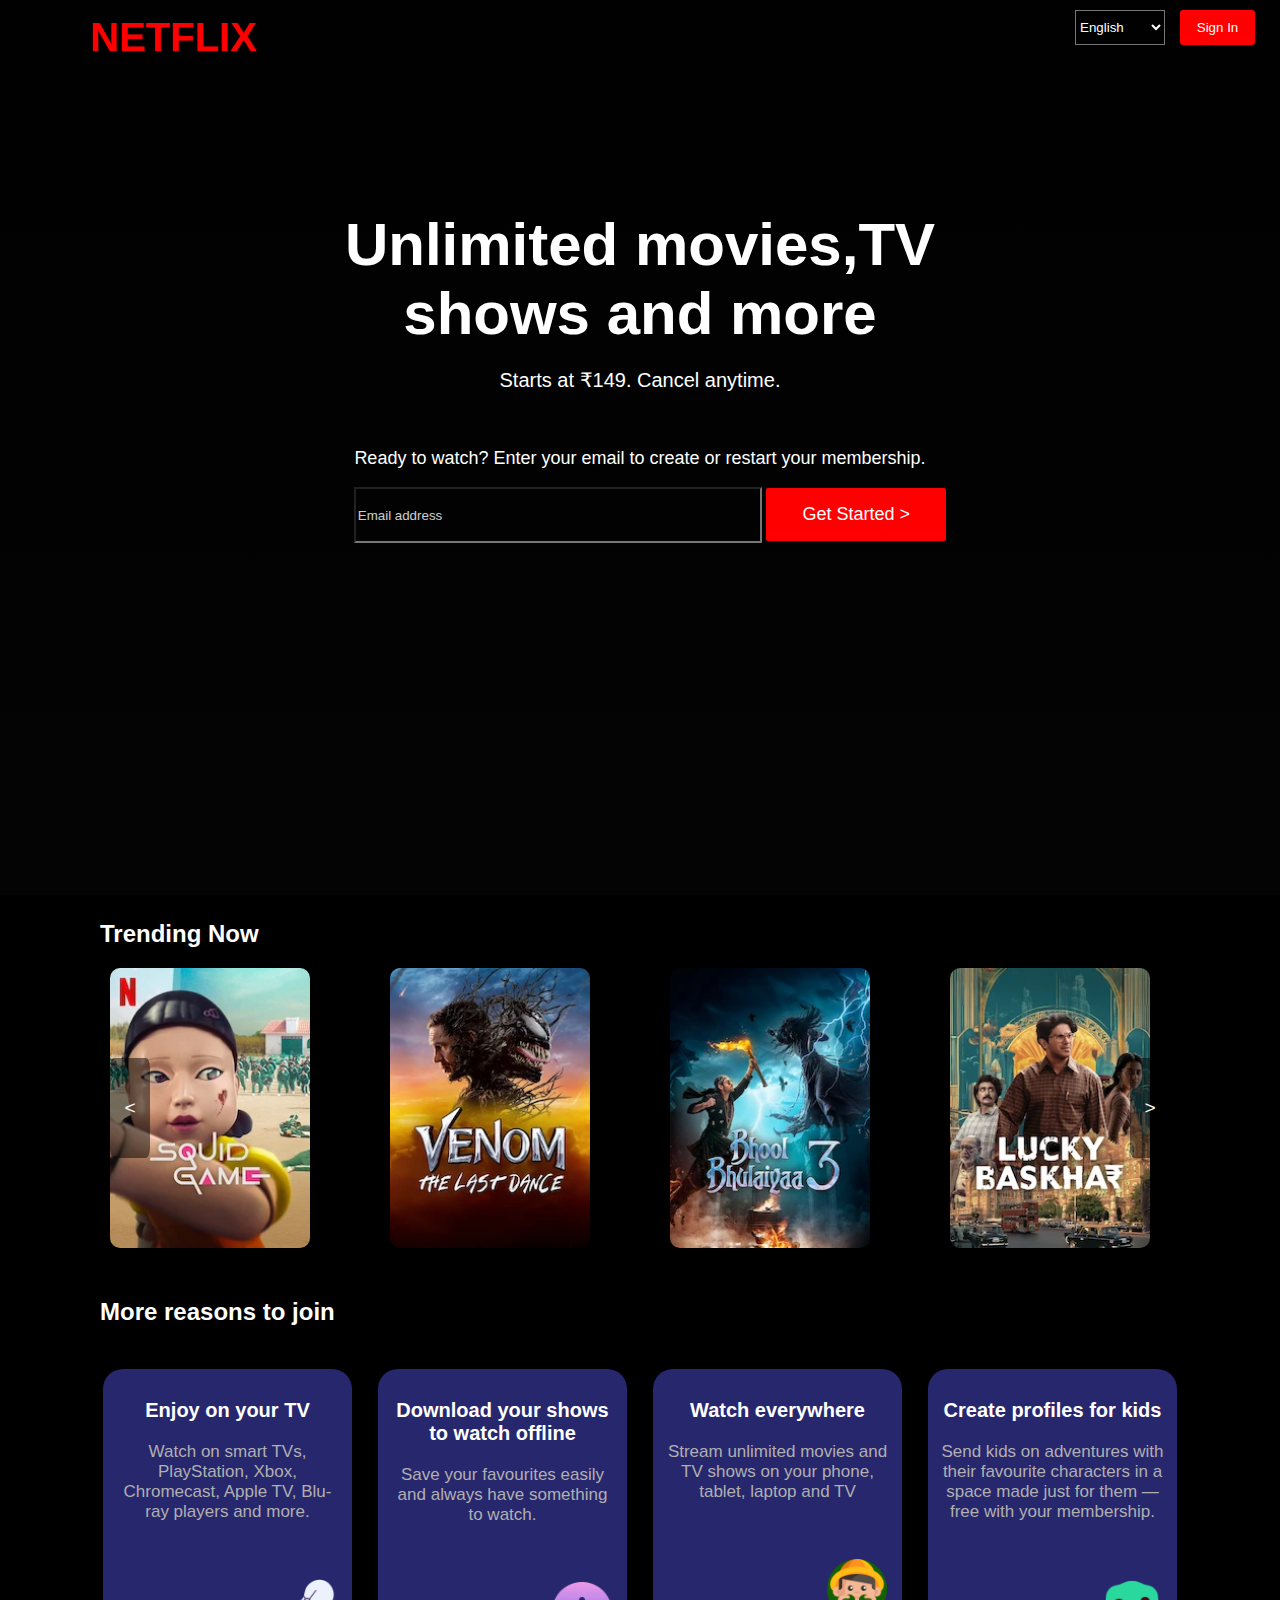
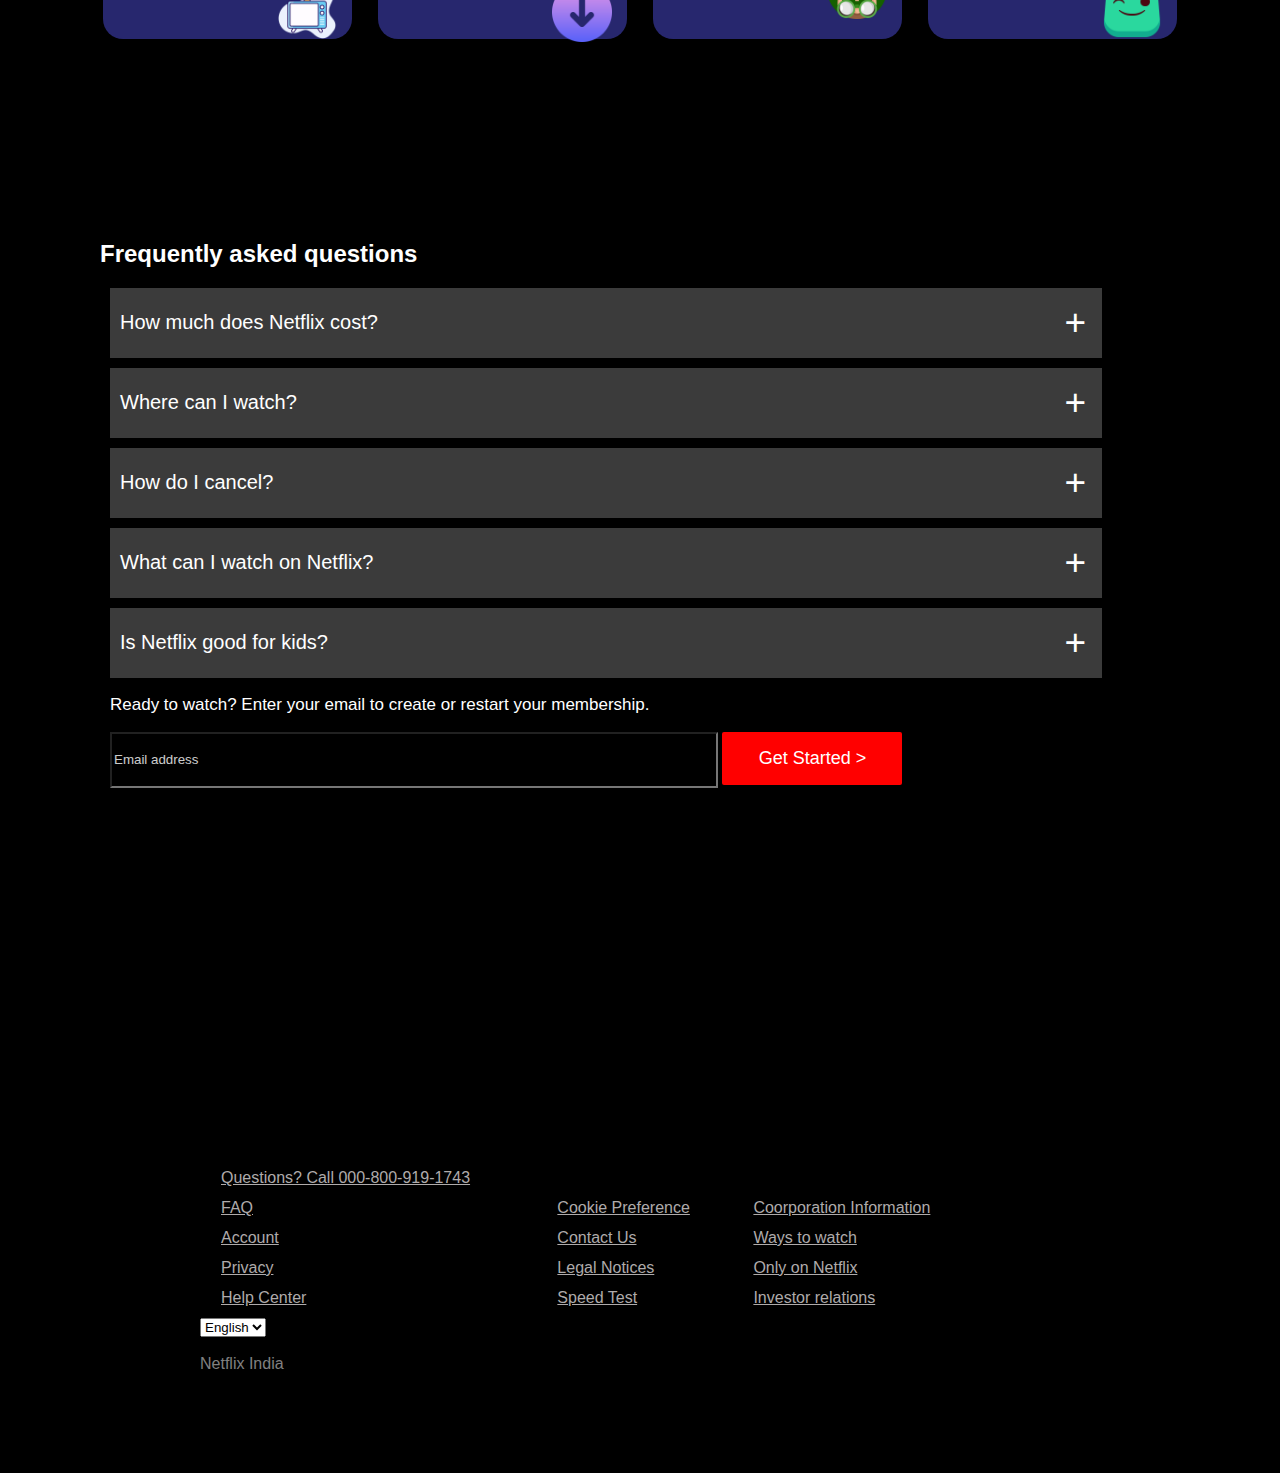
<file: index.html>
<!DOCTYPE html>
<html lang="en">
<head>
    <meta charset="UTF-8">
    <meta name="viewport" content="width=device-width, initial-scale=1.0">
    <title>Document</title>
    <link rel="stylesheet" href="flip.css">
</head>
<body>
    <header></header>
    <main>
        <div class="background">
    <ul>
        <li class="first"><b>NETFLIX</b></li>
        <li class="mid">
        <select class="box" value="English">
              <option selected>English</option>
              <option>Telugu</option>
              <option>Hindi</option>
              <option>Tamil</option>
        </select>
         </li>
         <li class="last"><button>Sign In</button></li>
    </ul>



           
     <div class="intro">
        <h1><b>Unlimited movies,TV<br>shows and more</b></h1>
        <p id="start">Starts at ₹149. Cancel anytime.</p>
        <br>
        <p id="ready">Ready to watch? Enter your email to create or restart your membership.</p>
        <div class="inp">
            <input type="email" style="width:400px;height:50px;background-color: transparent;color:white"  placeholder="Email address" name="fmail">
            <button>Get Started ></button>
        </div>
    </div>
   
       </div>

   
  

    <section>
        <h2>Trending Now</h2>
        <div class="carousel">
            <div class="carousel-item active">
              <img src="squid game.webp" alt="Squid Game">
            </div>
            <div class="carousel-item">
              <img src="venom.webp" alt="Venom">
            </div>
            <div class="carousel-item">
              <img src="bhool.webp" alt="Bhool Bhulaiyaa 3">
            </div>
            <div class="carousel-item">
              <img src="lucky.webp" alt="Lucky Baskhar">
            </div>
            <div class="carousel-item">
              <img src="mismatched.webp" alt="Mismatched">
            </div>
            <div class="carousel-item">
                <img src="kitty.webp" alt="kitty">
              </div>
              <div class="carousel-item">
                <img src="black.webp" alt="black">
              </div>
              <div class="carousel-item">
                <img src="amaran.webp" alt="amaran">
              </div>
            <button class="prev">&lt;</button>
            <button class="next">&gt;</button>
          </div>

          <script>
            const prevButton = document.querySelector('.prev');
            const nextButton = document.querySelector('.next');
            const carousel = document.querySelector('.carousel');
            const items = document.querySelectorAll('.carousel-item');
            let currentIndex = 0;
    
            function updateCarousel() {
                // Remove the active class from all items
                items.forEach((item, index) => {
                    item.style.transform = `translateX(${(index - currentIndex) * 30}%)`;
                });
            }
    
            // Initialize carousel positions
            updateCarousel();
    
            prevButton.addEventListener('click', () => {
                currentIndex = (currentIndex === 0) ? items.length - 1 : currentIndex - 1;
                updateCarousel();
            });
    
            nextButton.addEventListener('click', () => {
                currentIndex = (currentIndex === items.length - 1) ? 0 : currentIndex + 1;
                updateCarousel();
            });

       
            document.addEventListener("DOMContentLoaded", function () {
    const faqs = document.querySelectorAll(".faq");

    faqs.forEach((faq) => {
        const button = faq.querySelector(".plus");
        const answer = faq.querySelector(".faq-answer");

        button.addEventListener("click", function () {
            // Check if the answer is already open
            const isOpen = answer.style.display === "block";

            // Close all FAQ answers
            document.querySelectorAll(".faq-answer").forEach((ans) => (ans.style.display = "none"));
            document.querySelectorAll(".plus").forEach((btn) => (btn.textContent = "+"));

            // Toggle only if it was previously closed
            if (!isOpen) {
                answer.style.display = "block";
                button.textContent = "-";
            }
        });
    });
});


        </script>


        <h2 style="margin-top: 50px;">More reasons to join</h2>
        <div class="cont">
            <div class="card">
                <h3>Enjoy on your TV</h3>
                <p>Watch on smart TVs, PlayStation, Xbox, Chromecast, Apple TV, Blu-ray players and more.</p>
                <img src="tv.png" alt="icon" width="60px" height="60px">
            </div>
            <div class="card">
                <h3>Download your shows to watch offline</h3>
                <p>Save your favourites easily and always have something to watch.</p>
                <img src="down-arrow.png" alt="icon" width="60px" height="60px">
            </div>
            <div class="card">
                <h3>Watch everywhere</h3>
                <p>Stream unlimited movies and TV shows on your phone, tablet, laptop and TV</p>
                <img src="explorer.png" alt="icon" width="60px" height="60px">
            </div>
            <div class="card">
                <h3>Create profiles for kids</h3>
                <p>Send kids on adventures with their favourite characters in a space made just for them — free with your membership.</p>
                <img src="wink.png" alt="icon" width="60px" height="60px">
            </div>
        </div>
    </section>
    
  <section>
        
        <div class="ques">
            <h2>Frequently asked questions</h2>
            <div class="faq">
                <span>How much does Netflix cost?</span>
                <button class="plus">+</button>
                <div class="faq-answer">
                    Netflix has different pricing plans starting from ₹149 per month.
                </div>
            </div>
            
            
            <div class="faq">Where can I watch?
                <button class="plus">+</button>
                <div class="faq-answer">
                    You can watch Netflix on smartphones, tablets, Smart TVs, laptops, and streaming devices.
                </div>
            </div>
            
            <div class="faq">How do I cancel?
                <button class="plus">+</button>
                <div class="faq-answer">
                    You can cancel your membership anytime through the Netflix account settings.
                </div>
            </div>
            
            <div class="faq">What can I watch on Netflix?
                <button class="plus">+</button>
                <div class="faq-answer">
                    Netflix offers a wide range of movies, TV shows, anime, and documentaries.
                </div>
            </div>
            
            <div class="faq">Is Netflix good for kids?
                <button class="plus">+</button>
                <div class="faq-answer">
                    Yes, Netflix has a Kids section with age-appropriate content.
                </div>
            </div>
            
        </div>
   
  
       
    
    <div class="inp">
        <p>Ready to watch? Enter your email to create or restart your membership.</p>
        <input type="email" placeholder="Email address" style="width:600px;height:50px;background:transparent;color: rgb(255, 255, 255);" name="fmail">
        <button>Get Started ></button>
    </div>
</section>

</main>

 
<br>
   <footer>
        <table class="links" width="90%" cellspacing="10">
            <tr>
                <td><a href="">Questions? Call 000-800-919-1743</a></td>
            </tr>
            <tr>
                <td><a href="https://help.netflix.com/en/node/412">FAQ</a></td>
                <td> <a href="">Cookie Preference</a></td>
                <td><a href="https://help.netflix.com/en/node/134094">Coorporation Information</a></td>
            </tr>
            <tr>
                <td><a href="https://www.netflix.com/login?nextpage=https%3A%2F%2Fwww.netflix.com%2Fyouraccount">Account</a></td>
                <td> <a href="https://help.netflix.com/en/contactus">Contact Us</a></td>
                <td> <a href="https://help.netflix.com/en/node/14361">Ways to watch</a></td>
            </tr>
            <tr>
                <td> <a href="https://help.netflix.com/legal/privacy">Privacy</a></td>
                <td>  <a href="https://help.netflix.com/legal/notices">Legal Notices</a></td>
                <td> <a href="https://www.netflix.com/in/browse/genre/839338">Only on Netflix</a> </td>
            </tr>
            <tr>
                <td> <a href="https://help.netflix.com/en">Help Center</a></td>
                <td> <a href="https://fast.com/">Speed Test</a></td>
                <td><a href="https://ir.netflix.net/ir-overview/profile/default.aspx">Investor relations</a></td>
            </tr>
        </table>
        <select value="English">
            <option>English</option>
            <option>Telugu</option>
            <option>Hindi</option>
            <option>Tamil</option>
      </select>
      <br>
      <br>
      Netflix India
    
    </footer>
    </body>
</html>
</file>
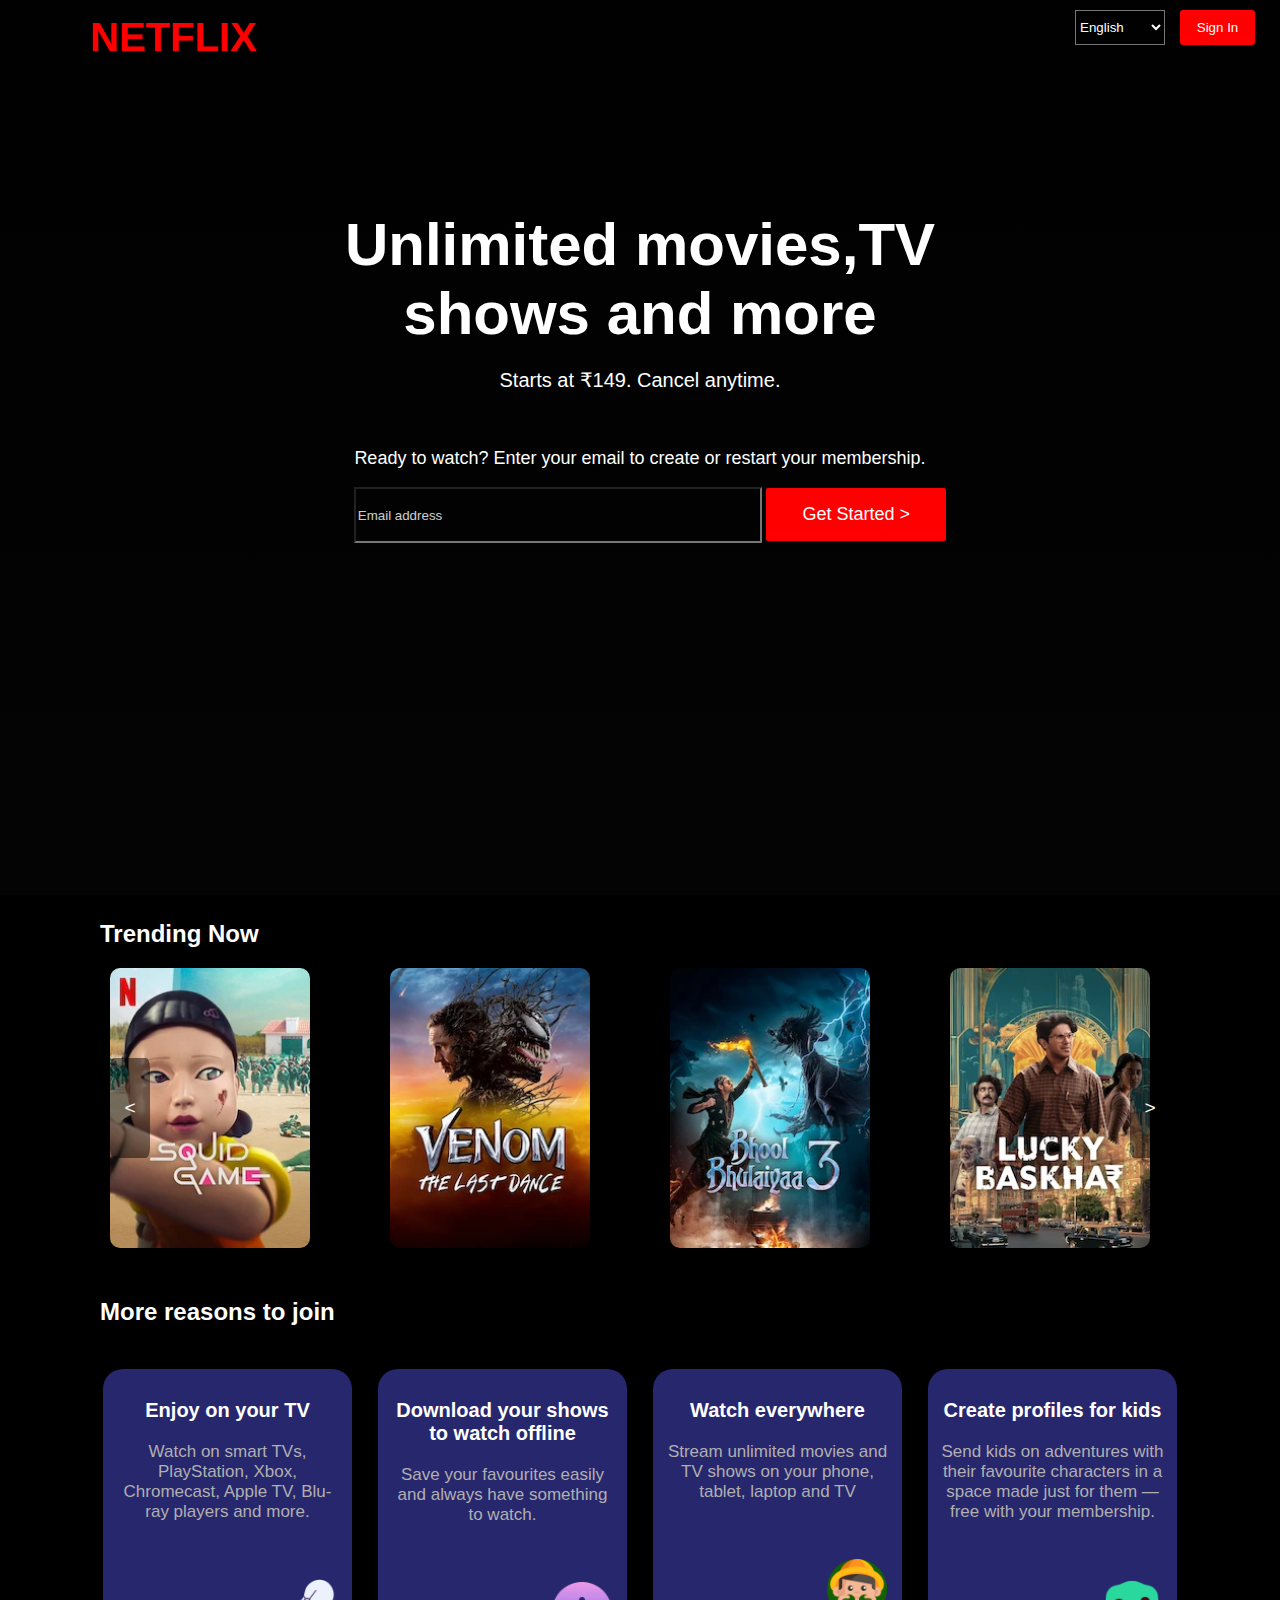
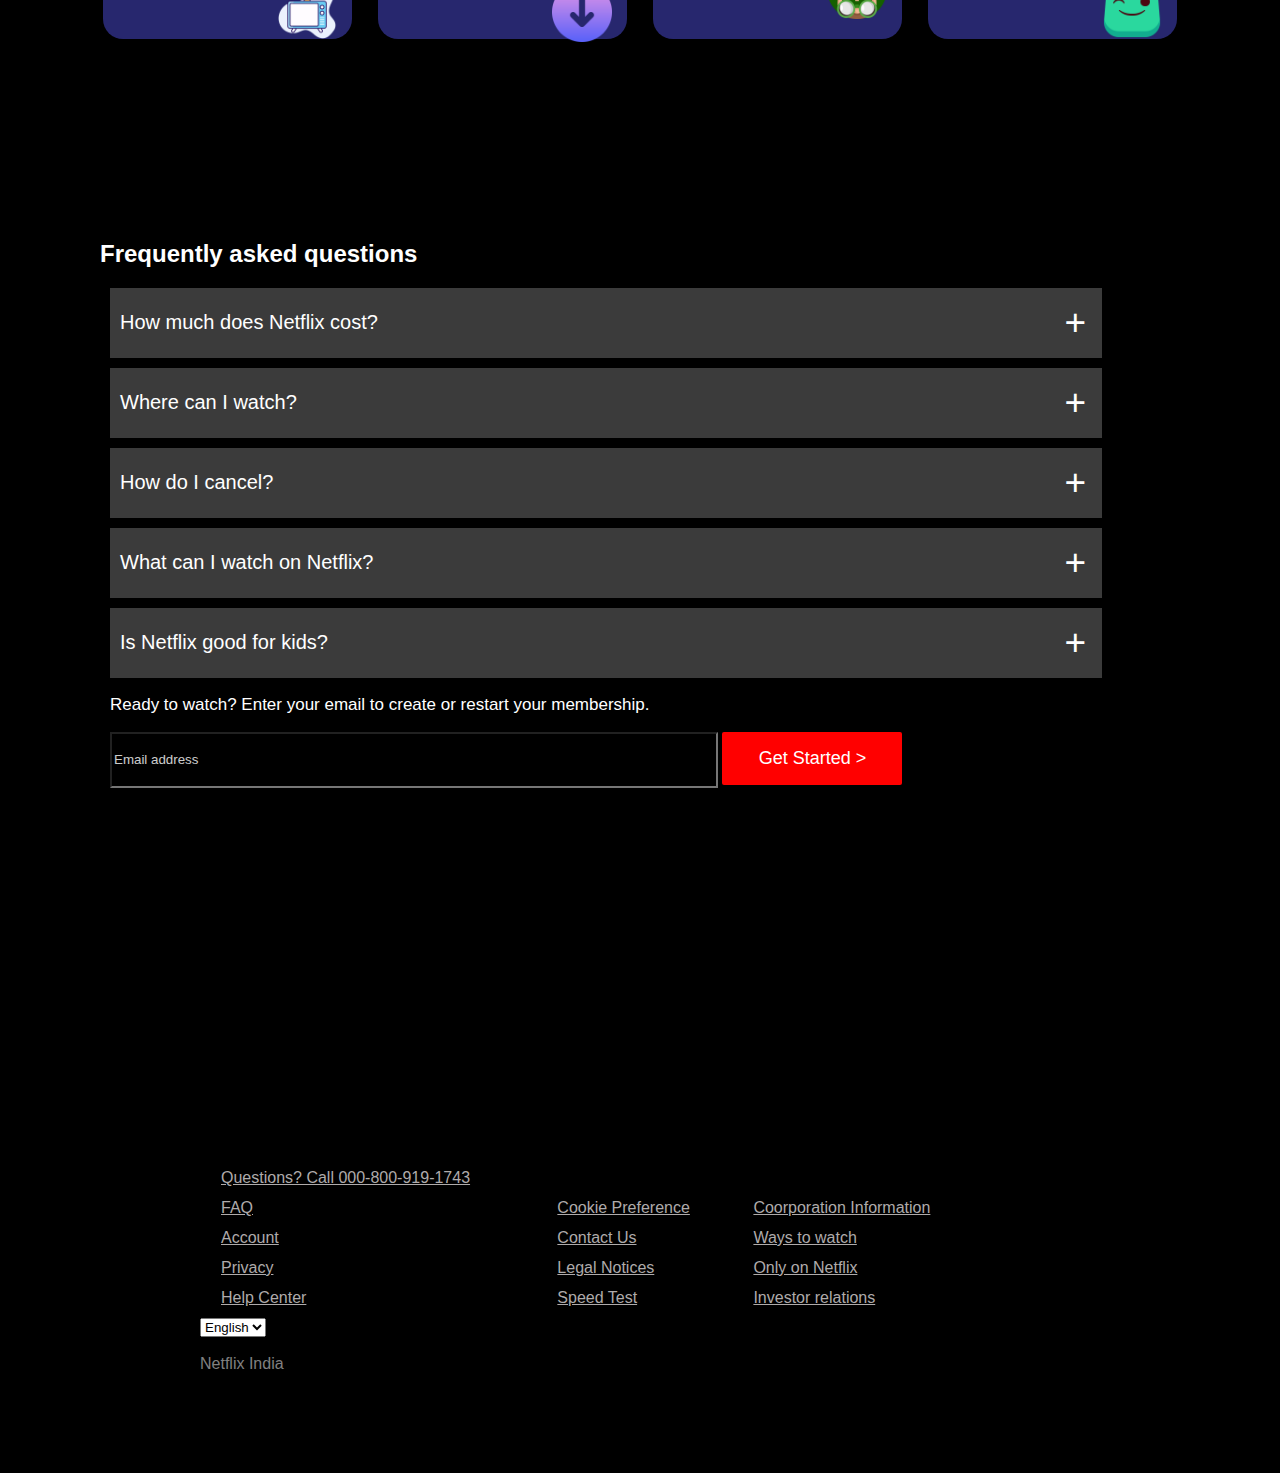
<file: flip.html>
<!DOCTYPE html>
<html lang="en">
<head>
    <meta charset="UTF-8">
    <meta name="viewport" content="width=device-width, initial-scale=1.0">
    <title>Document</title>
    <link rel="stylesheet" href="flip.css">
</head>
<body>
    <header></header>
    <main>
        <div class="background">
    <ul>
        <li class="first"><b>NETFLIX</b></li>
        <li class="mid">
        <select class="box" value="English">
              <option selected>English</option>
              <option>Telugu</option>
              <option>Hindi</option>
              <option>Tamil</option>
        </select>
         </li>
         <li class="last"><button>Sign In</button></li>
    </ul>



           
     <div class="intro">
        <h1><b>Unlimited movies,TV<br>shows and more</b></h1>
        <p id="start">Starts at ₹149. Cancel anytime.</p>
        <br>
        <p id="ready">Ready to watch? Enter your email to create or restart your membership.</p>
        <div class="inp">
            <input type="email" style="width:400px;height:50px;background-color: transparent;color:white"  placeholder="Email address" name="fmail">
            <button>Get Started ></button>
        </div>
    </div>
   
       </div>

   
  

    <section>
        <h2>Trending Now</h2>
        <div class="carousel">
            <div class="carousel-item active">
              <img src="squid game.webp" alt="Squid Game">
            </div>
            <div class="carousel-item">
              <img src="venom.webp" alt="Venom">
            </div>
            <div class="carousel-item">
              <img src="bhool.webp" alt="Bhool Bhulaiyaa 3">
            </div>
            <div class="carousel-item">
              <img src="lucky.webp" alt="Lucky Baskhar">
            </div>
            <div class="carousel-item">
              <img src="mismatched.webp" alt="Mismatched">
            </div>
            <div class="carousel-item">
                <img src="kitty.webp" alt="kitty">
              </div>
              <div class="carousel-item">
                <img src="black.webp" alt="black">
              </div>
              <div class="carousel-item">
                <img src="amaran.webp" alt="amaran">
              </div>
            <button class="prev">&lt;</button>
            <button class="next">&gt;</button>
          </div>

          <script>
            const prevButton = document.querySelector('.prev');
            const nextButton = document.querySelector('.next');
            const carousel = document.querySelector('.carousel');
            const items = document.querySelectorAll('.carousel-item');
            let currentIndex = 0;
    
            function updateCarousel() {
                // Remove the active class from all items
                items.forEach((item, index) => {
                    item.style.transform = `translateX(${(index - currentIndex) * 30}%)`;
                });
            }
    
            // Initialize carousel positions
            updateCarousel();
    
            prevButton.addEventListener('click', () => {
                currentIndex = (currentIndex === 0) ? items.length - 1 : currentIndex - 1;
                updateCarousel();
            });
    
            nextButton.addEventListener('click', () => {
                currentIndex = (currentIndex === items.length - 1) ? 0 : currentIndex + 1;
                updateCarousel();
            });

       
            document.addEventListener("DOMContentLoaded", function () {
    const faqs = document.querySelectorAll(".faq");

    faqs.forEach((faq) => {
        const button = faq.querySelector(".plus");
        const answer = faq.querySelector(".faq-answer");

        button.addEventListener("click", function () {
            // Check if the answer is already open
            const isOpen = answer.style.display === "block";

            // Close all FAQ answers
            document.querySelectorAll(".faq-answer").forEach((ans) => (ans.style.display = "none"));
            document.querySelectorAll(".plus").forEach((btn) => (btn.textContent = "+"));

            // Toggle only if it was previously closed
            if (!isOpen) {
                answer.style.display = "block";
                button.textContent = "-";
            }
        });
    });
});


        </script>


        <h2 style="margin-top: 50px;">More reasons to join</h2>
        <div class="cont">
            <div class="card">
                <h3>Enjoy on your TV</h3>
                <p>Watch on smart TVs, PlayStation, Xbox, Chromecast, Apple TV, Blu-ray players and more.</p>
                <img src="tv.png" alt="icon" width="60px" height="60px">
            </div>
            <div class="card">
                <h3>Download your shows to watch offline</h3>
                <p>Save your favourites easily and always have something to watch.</p>
                <img src="down-arrow.png" alt="icon" width="60px" height="60px">
            </div>
            <div class="card">
                <h3>Watch everywhere</h3>
                <p>Stream unlimited movies and TV shows on your phone, tablet, laptop and TV</p>
                <img src="explorer.png" alt="icon" width="60px" height="60px">
            </div>
            <div class="card">
                <h3>Create profiles for kids</h3>
                <p>Send kids on adventures with their favourite characters in a space made just for them — free with your membership.</p>
                <img src="wink.png" alt="icon" width="60px" height="60px">
            </div>
        </div>
    </section>
    
  <section>
        
        <div class="ques">
            <h2>Frequently asked questions</h2>
            <div class="faq">
                <span>How much does Netflix cost?</span>
                <button class="plus">+</button>
                <div class="faq-answer">
                    Netflix has different pricing plans starting from ₹149 per month.
                </div>
            </div>
            
            
            <div class="faq">Where can I watch?
                <button class="plus">+</button>
                <div class="faq-answer">
                    You can watch Netflix on smartphones, tablets, Smart TVs, laptops, and streaming devices.
                </div>
            </div>
            
            <div class="faq">How do I cancel?
                <button class="plus">+</button>
                <div class="faq-answer">
                    You can cancel your membership anytime through the Netflix account settings.
                </div>
            </div>
            
            <div class="faq">What can I watch on Netflix?
                <button class="plus">+</button>
                <div class="faq-answer">
                    Netflix offers a wide range of movies, TV shows, anime, and documentaries.
                </div>
            </div>
            
            <div class="faq">Is Netflix good for kids?
                <button class="plus">+</button>
                <div class="faq-answer">
                    Yes, Netflix has a Kids section with age-appropriate content.
                </div>
            </div>
            
        </div>
   
  
       
    
    <div class="inp">
        <p>Ready to watch? Enter your email to create or restart your membership.</p>
        <input type="email" placeholder="Email address" style="width:600px;height:50px;background:transparent;color: rgb(255, 255, 255);" name="fmail">
        <button>Get Started ></button>
    </div>
</section>

</main>

 
<br>
   <footer>
        <table class="links" width="90%" cellspacing="10">
            <tr>
                <td><a href="">Questions? Call 000-800-919-1743</a></td>
            </tr>
            <tr>
                <td><a href="https://help.netflix.com/en/node/412">FAQ</a></td>
                <td> <a href="">Cookie Preference</a></td>
                <td><a href="https://help.netflix.com/en/node/134094">Coorporation Information</a></td>
            </tr>
            <tr>
                <td><a href="https://www.netflix.com/login?nextpage=https%3A%2F%2Fwww.netflix.com%2Fyouraccount">Account</a></td>
                <td> <a href="https://help.netflix.com/en/contactus">Contact Us</a></td>
                <td> <a href="https://help.netflix.com/en/node/14361">Ways to watch</a></td>
            </tr>
            <tr>
                <td> <a href="https://help.netflix.com/legal/privacy">Privacy</a></td>
                <td>  <a href="https://help.netflix.com/legal/notices">Legal Notices</a></td>
                <td> <a href="https://www.netflix.com/in/browse/genre/839338">Only on Netflix</a> </td>
            </tr>
            <tr>
                <td> <a href="https://help.netflix.com/en">Help Center</a></td>
                <td> <a href="https://fast.com/">Speed Test</a></td>
                <td><a href="https://ir.netflix.net/ir-overview/profile/default.aspx">Investor relations</a></td>
            </tr>
        </table>
        <select value="English">
            <option>English</option>
            <option>Telugu</option>
            <option>Hindi</option>
            <option>Tamil</option>
      </select>
      <br>
      <br>
      Netflix India
    
    </footer>
    </body>
</html>
</file>
<file: flip.css>
body{
    margin:0 ;
    padding:0;
    background-color: black;
    color:white;
    font-family: sans-serif;
    
}
ul{
    display:flex;
    margin:0;
    padding: 0;
    width:100%;
    
    align-items: center;  
}

ul li
{
    list-style: none;
    
}

ul .first
{
    color: red;
    font-size: 40px;
    margin-left: 90px;
    margin-top: 20px;
    
}

ul .box
{
    width:90px;
    height:35px;
    background-color: transparent;
    color:white;
}
ul .mid
{
    margin-left:auto;
    margin-right:15px;
}


ul .last{
    margin-right: 25px;
    font-size:18px;
    font-style: sanserif;
}

.last button
{
    background-color: red;
    color:white;
    border:none;
    border-radius: 3px;
    width:75px;
    height:35px;
}

.intro h1{
    font-size: 60px;
    font-family:Arial, Helvetica, sans-serif;
    margin:0;
}
.intro{
    
    margin:150px;
    text-align: center;

}

#ready
{
    font-size: 18px;
    font-family:sans-serif;
}

#start{
    font-size: 20px;
    font-family:sans-serif;
}
.background{
    height:100vh;
    background: linear-gradient(rgba(1, 1, 1, 0.5), rgba(9, 8, 8, 0.5)),
    url(https://images-wixmp-ed30a86b8c4ca887773594c2.wixmp.com/f/f562aaf4-5dbb-4603-a32b-6ef6c2230136/dh0w8qv-9d8ee6b2-b41a-4681-ab9b-8a227560dc75.jpg/v1/fill/w_1280,h_720,q_75,strp/the_netflix_login_background__canada__2024___by_logofeveryt_dh0w8qv-fullview.jpg?token=eyJ0eXAiOiJKV1QiLCJhbGciOiJIUzI1NiJ9.[base64].LOYKSxIDqfPwWHR0SSJ-ugGQ6bECF0yO6Cmc0F26CQs);
    margin:0;
    background-size: cover;
    position: relative;
    top: -5px;
    left: 0;
    right: 0;
    bottom: 0;
   z-index:0;
}

section
{
    height:100vh;
   /* display: flex;
    justify-content: center;
    align-items: center;*/
    margin: 0px 100px 0px 100px;
    z-index: 1;
}




.opt{
    display: flex;
}

.opt select{
    display:flex;
    justify-content: space-between;
    width:80px;
    height:40px;
}

.carousel {
    display: flex;
    align-items: center;
   overflow: hidden;
    position: relative;
    width: 100%;
    margin: 20px 0;
  }
  
  .carousel-item {
    min-width: 200px; /* Adjust size as needed */
    margin: 0 10px;
    transition: transform 0.5s ease-in-out;
    flex: 0 0 auto;
  }
  
  .carousel-item img {
    display: block;
    width: 100%;
    border-radius: 10px;
  }
  
  button.prev,
  button.next {
    position: absolute;
    top: 50%;
    transform: translateY(-50%);
    background-color: rgba(0, 0, 0, 0.5);
    color: white;
    border: none;
    padding: 10px;
    cursor: pointer;
    z-index: 10;
    height:100px;
    font-size: larger;
    width:40px;
    border-radius: 10%;
  }
  
  button.prev {
    left: 10px;
  }
  
  button.next {
    right: 10px;
  }

.cont {
    display: flex;
    flex-wrap: wrap; /* Allow the cards to wrap if the screen width is smaller */
    justify-content: space-around; /* Space out the cards evenly */
    margin: 40px 0;
    gap: 20px; /* Add some space between cards */
}

.box{
    color:black;
}

.card {
    
    border-radius: 20px;
    background-color: rgb(39, 39, 110);
    padding: 10px;
    margin: 3px;
    width: 23%;
    height:270px;
    box-sizing: border-box; /* Ensure padding doesn’t exceed width */
    color: white;
    text-align: center; /* Center-align text for neatness */
}

.card img{
    position: relative;
    right:-80px;
    bottom:-40px;
}

.card p{
    color: rgb(177, 175, 175);
    font-size: 17px;
}

.card h3{
    font-size: 20px;
}

.faq
{
  font-size:50px;
  display: flex;
  justify-content: space-between;
  align-items: center; 
}

.plus
{
    background-color:rgb(59, 59, 59);  
   border:none;
   color: white;
   font-size: 37px;
  /* position:relative;
   right:-700px;*/

   position: static;
  
}

 button:hover{
    cursor: pointer;
}

.inp{
    margin-top:200px;
}

.inp button{
    background-color: red;
    color:white;
    border:none;
    border-radius: 2px;
    width:180px;
    height:53px;
    font-size: 18px;
}
.inp p{
    font-size: 17px;
}

.inp{
    margin:10px;
    width:100%;
}

.inp input::placeholder {
    color: white;
    opacity: 0.8; /* Optional: Adjust opacity for better visibility */
}
.links a
{
    text-decoration: underline;
    color:rgb(175, 171, 171);
    padding:10px;
}

.faq
{
    width:90%;
    height:50px;
    padding:10px;
    font-size: 20px;
    border:none;
    background-color:rgb(59, 59, 59);  
    margin:10px;
}

.faq:hover
{
    background-color: rgb(103, 101, 101);
}
footer{
    color: gray;
    margin:0px 200px 100px 200px;
}
.faq-item {
    border-bottom: 1px solid #ddd;
    padding: 10px 0;
}

.faq-question {
    font-weight: bold;
    cursor: pointer;
    display: flex;
    justify-content: space-between;
    align-items: center;
}

.faq-answer {
    display: none;
    padding: 10px;
    margin-top: 10px;  /* Adds space between the question and answer */
    background-color: #353030;
    border-radius: 5px;
}
.faq-answer.show {
    display: block; /* Show answer when class is toggled */
}
</file>
